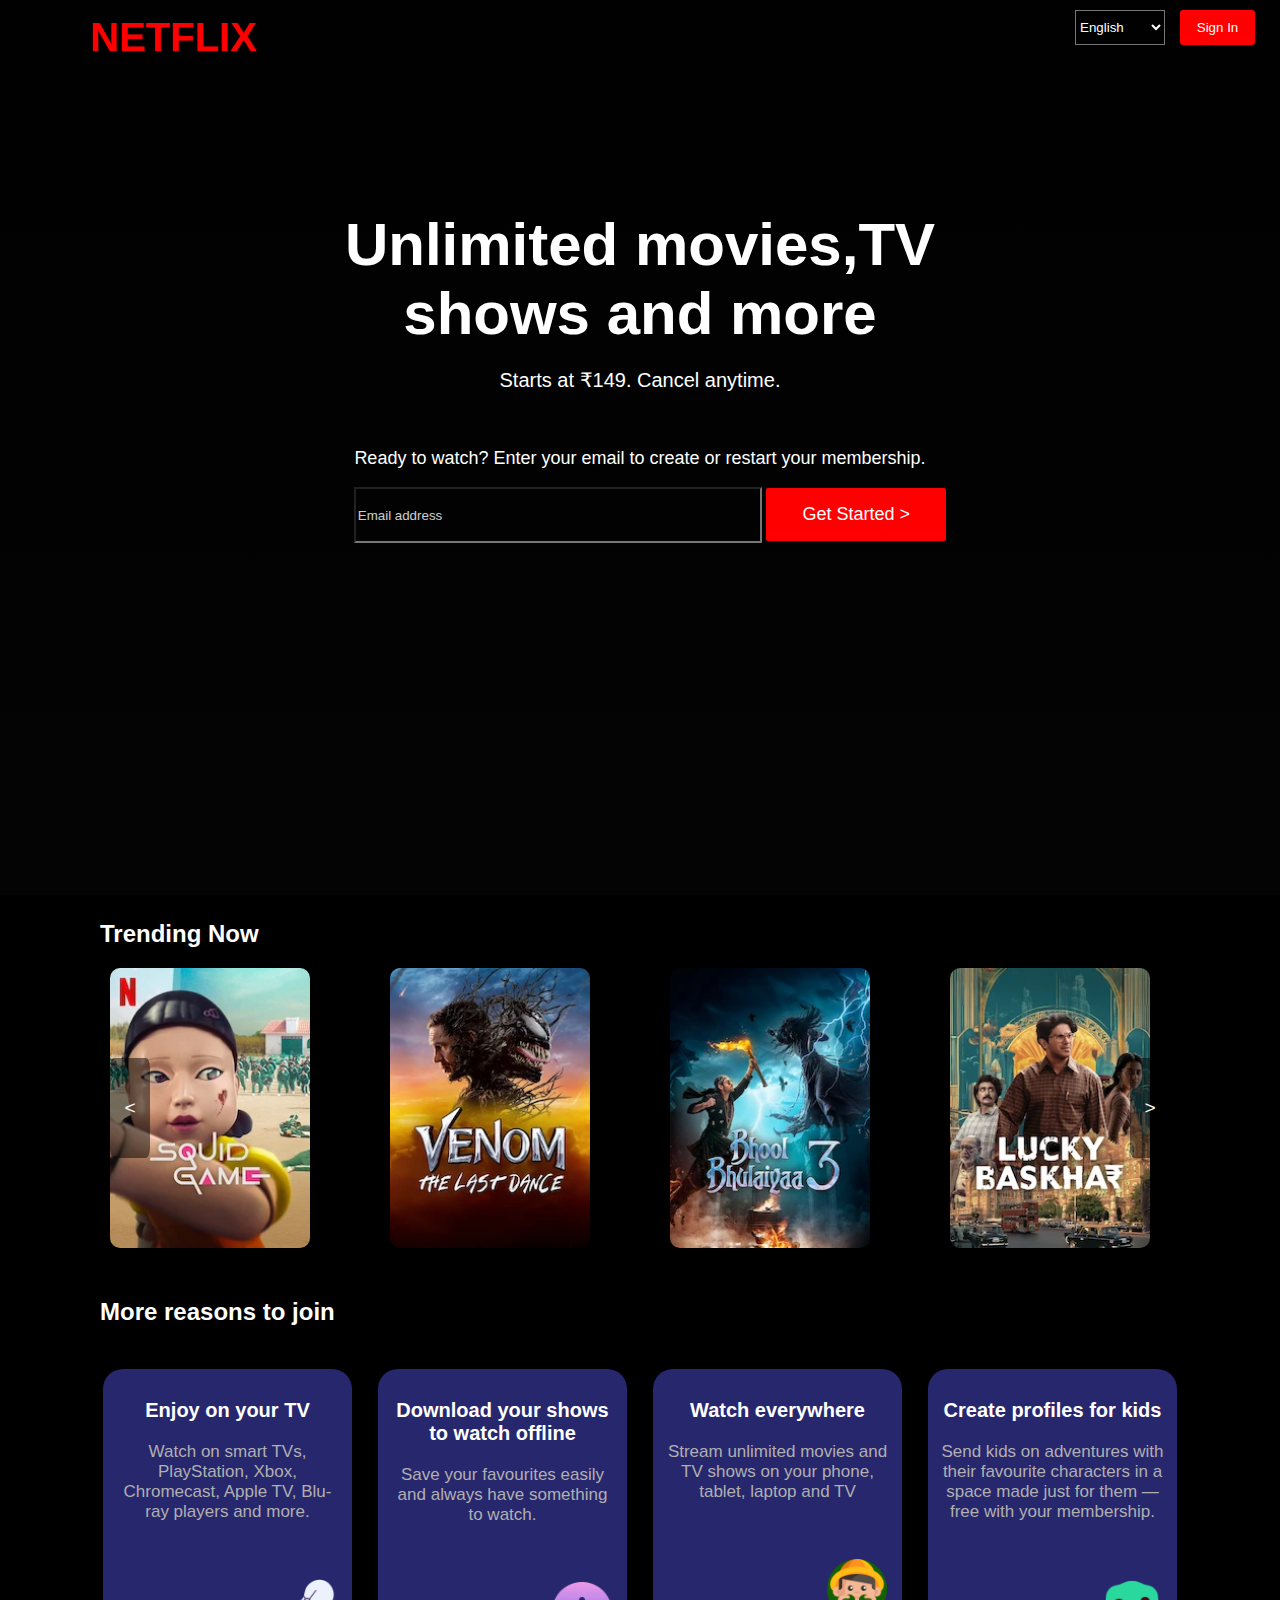
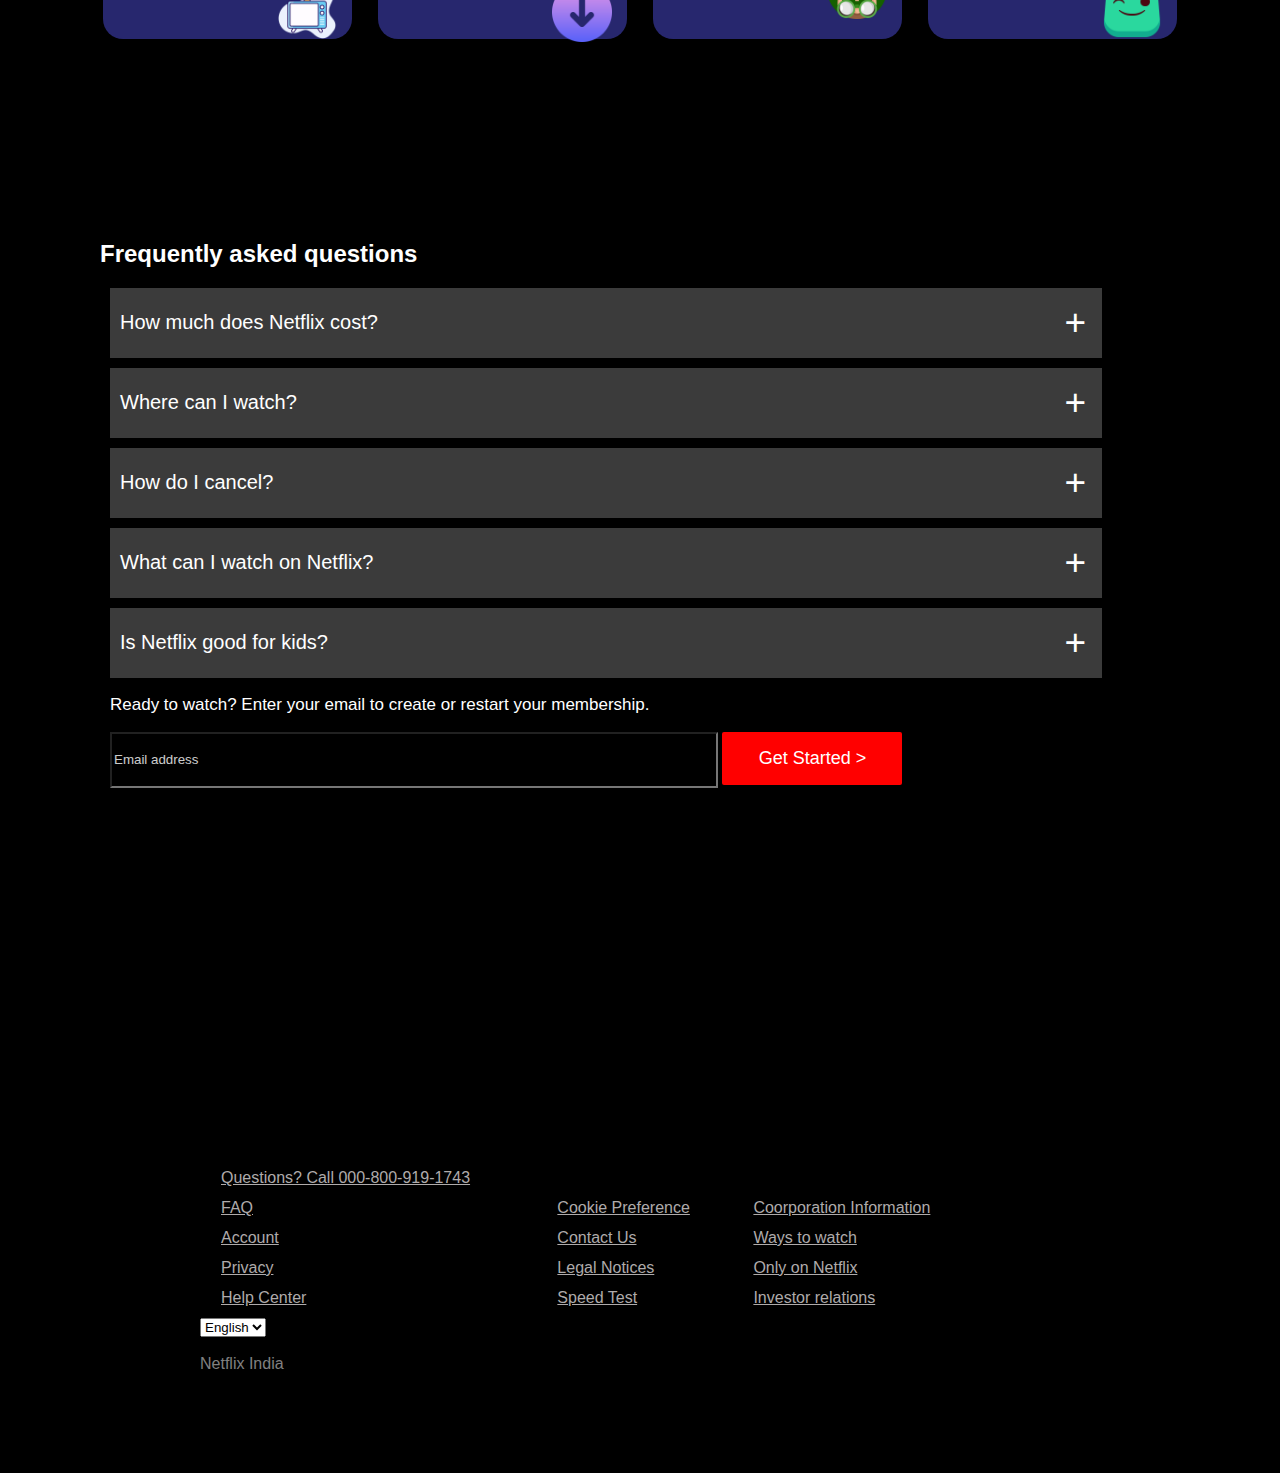
<file: index.html>
<!DOCTYPE html>
<html lang="en">
<head>
    <meta charset="UTF-8">
    <meta name="viewport" content="width=device-width, initial-scale=1.0">
    <title>Document</title>
    <link rel="stylesheet" href="flip.css">
</head>
<body>
    <header></header>
    <main>
        <div class="background">
    <ul>
        <li class="first"><b>NETFLIX</b></li>
        <li class="mid">
        <select class="box" value="English">
              <option selected>English</option>
              <option>Telugu</option>
              <option>Hindi</option>
              <option>Tamil</option>
        </select>
         </li>
         <li class="last"><button>Sign In</button></li>
    </ul>



           
     <div class="intro">
        <h1><b>Unlimited movies,TV<br>shows and more</b></h1>
        <p id="start">Starts at ₹149. Cancel anytime.</p>
        <br>
        <p id="ready">Ready to watch? Enter your email to create or restart your membership.</p>
        <div class="inp">
            <input type="email" style="width:400px;height:50px;background-color: transparent;color:white"  placeholder="Email address" name="fmail">
            <button>Get Started ></button>
        </div>
    </div>
   
       </div>

   
  

    <section>
        <h2>Trending Now</h2>
        <div class="carousel">
            <div class="carousel-item active">
              <img src="squid game.webp" alt="Squid Game">
            </div>
            <div class="carousel-item">
              <img src="venom.webp" alt="Venom">
            </div>
            <div class="carousel-item">
              <img src="bhool.webp" alt="Bhool Bhulaiyaa 3">
            </div>
            <div class="carousel-item">
              <img src="lucky.webp" alt="Lucky Baskhar">
            </div>
            <div class="carousel-item">
              <img src="mismatched.webp" alt="Mismatched">
            </div>
            <div class="carousel-item">
                <img src="kitty.webp" alt="kitty">
              </div>
              <div class="carousel-item">
                <img src="black.webp" alt="black">
              </div>
              <div class="carousel-item">
                <img src="amaran.webp" alt="amaran">
              </div>
            <button class="prev">&lt;</button>
            <button class="next">&gt;</button>
          </div>

          <script>
            const prevButton = document.querySelector('.prev');
            const nextButton = document.querySelector('.next');
            const carousel = document.querySelector('.carousel');
            const items = document.querySelectorAll('.carousel-item');
            let currentIndex = 0;
    
            function updateCarousel() {
                // Remove the active class from all items
                items.forEach((item, index) => {
                    item.style.transform = `translateX(${(index - currentIndex) * 30}%)`;
                });
            }
    
            // Initialize carousel positions
            updateCarousel();
    
            prevButton.addEventListener('click', () => {
                currentIndex = (currentIndex === 0) ? items.length - 1 : currentIndex - 1;
                updateCarousel();
            });
    
            nextButton.addEventListener('click', () => {
                currentIndex = (currentIndex === items.length - 1) ? 0 : currentIndex + 1;
                updateCarousel();
            });

       
            document.addEventListener("DOMContentLoaded", function () {
    const faqs = document.querySelectorAll(".faq");

    faqs.forEach((faq) => {
        const button = faq.querySelector(".plus");
        const answer = faq.querySelector(".faq-answer");

        button.addEventListener("click", function () {
            // Check if the answer is already open
            const isOpen = answer.style.display === "block";

            // Close all FAQ answers
            document.querySelectorAll(".faq-answer").forEach((ans) => (ans.style.display = "none"));
            document.querySelectorAll(".plus").forEach((btn) => (btn.textContent = "+"));

            // Toggle only if it was previously closed
            if (!isOpen) {
                answer.style.display = "block";
                button.textContent = "-";
            }
        });
    });
});


        </script>


        <h2 style="margin-top: 50px;">More reasons to join</h2>
        <div class="cont">
            <div class="card">
                <h3>Enjoy on your TV</h3>
                <p>Watch on smart TVs, PlayStation, Xbox, Chromecast, Apple TV, Blu-ray players and more.</p>
                <img src="tv.png" alt="icon" width="60px" height="60px">
            </div>
            <div class="card">
                <h3>Download your shows to watch offline</h3>
                <p>Save your favourites easily and always have something to watch.</p>
                <img src="down-arrow.png" alt="icon" width="60px" height="60px">
            </div>
            <div class="card">
                <h3>Watch everywhere</h3>
                <p>Stream unlimited movies and TV shows on your phone, tablet, laptop and TV</p>
                <img src="explorer.png" alt="icon" width="60px" height="60px">
            </div>
            <div class="card">
                <h3>Create profiles for kids</h3>
                <p>Send kids on adventures with their favourite characters in a space made just for them — free with your membership.</p>
                <img src="wink.png" alt="icon" width="60px" height="60px">
            </div>
        </div>
    </section>
    
  <section>
        
        <div class="ques">
            <h2>Frequently asked questions</h2>
            <div class="faq">
                <span>How much does Netflix cost?</span>
                <button class="plus">+</button>
                <div class="faq-answer">
                    Netflix has different pricing plans starting from ₹149 per month.
                </div>
            </div>
            
            
            <div class="faq">Where can I watch?
                <button class="plus">+</button>
                <div class="faq-answer">
                    You can watch Netflix on smartphones, tablets, Smart TVs, laptops, and streaming devices.
                </div>
            </div>
            
            <div class="faq">How do I cancel?
                <button class="plus">+</button>
                <div class="faq-answer">
                    You can cancel your membership anytime through the Netflix account settings.
                </div>
            </div>
            
            <div class="faq">What can I watch on Netflix?
                <button class="plus">+</button>
                <div class="faq-answer">
                    Netflix offers a wide range of movies, TV shows, anime, and documentaries.
                </div>
            </div>
            
            <div class="faq">Is Netflix good for kids?
                <button class="plus">+</button>
                <div class="faq-answer">
                    Yes, Netflix has a Kids section with age-appropriate content.
                </div>
            </div>
            
        </div>
   
  
       
    
    <div class="inp">
        <p>Ready to watch? Enter your email to create or restart your membership.</p>
        <input type="email" placeholder="Email address" style="width:600px;height:50px;background:transparent;color: rgb(255, 255, 255);" name="fmail">
        <button>Get Started ></button>
    </div>
</section>

</main>

 
<br>
   <footer>
        <table class="links" width="90%" cellspacing="10">
            <tr>
                <td><a href="">Questions? Call 000-800-919-1743</a></td>
            </tr>
            <tr>
                <td><a href="https://help.netflix.com/en/node/412">FAQ</a></td>
                <td> <a href="">Cookie Preference</a></td>
                <td><a href="https://help.netflix.com/en/node/134094">Coorporation Information</a></td>
            </tr>
            <tr>
                <td><a href="https://www.netflix.com/login?nextpage=https%3A%2F%2Fwww.netflix.com%2Fyouraccount">Account</a></td>
                <td> <a href="https://help.netflix.com/en/contactus">Contact Us</a></td>
                <td> <a href="https://help.netflix.com/en/node/14361">Ways to watch</a></td>
            </tr>
            <tr>
                <td> <a href="https://help.netflix.com/legal/privacy">Privacy</a></td>
                <td>  <a href="https://help.netflix.com/legal/notices">Legal Notices</a></td>
                <td> <a href="https://www.netflix.com/in/browse/genre/839338">Only on Netflix</a> </td>
            </tr>
            <tr>
                <td> <a href="https://help.netflix.com/en">Help Center</a></td>
                <td> <a href="https://fast.com/">Speed Test</a></td>
                <td><a href="https://ir.netflix.net/ir-overview/profile/default.aspx">Investor relations</a></td>
            </tr>
        </table>
        <select value="English">
            <option>English</option>
            <option>Telugu</option>
            <option>Hindi</option>
            <option>Tamil</option>
      </select>
      <br>
      <br>
      Netflix India
    
    </footer>
    </body>
</html>
</file>
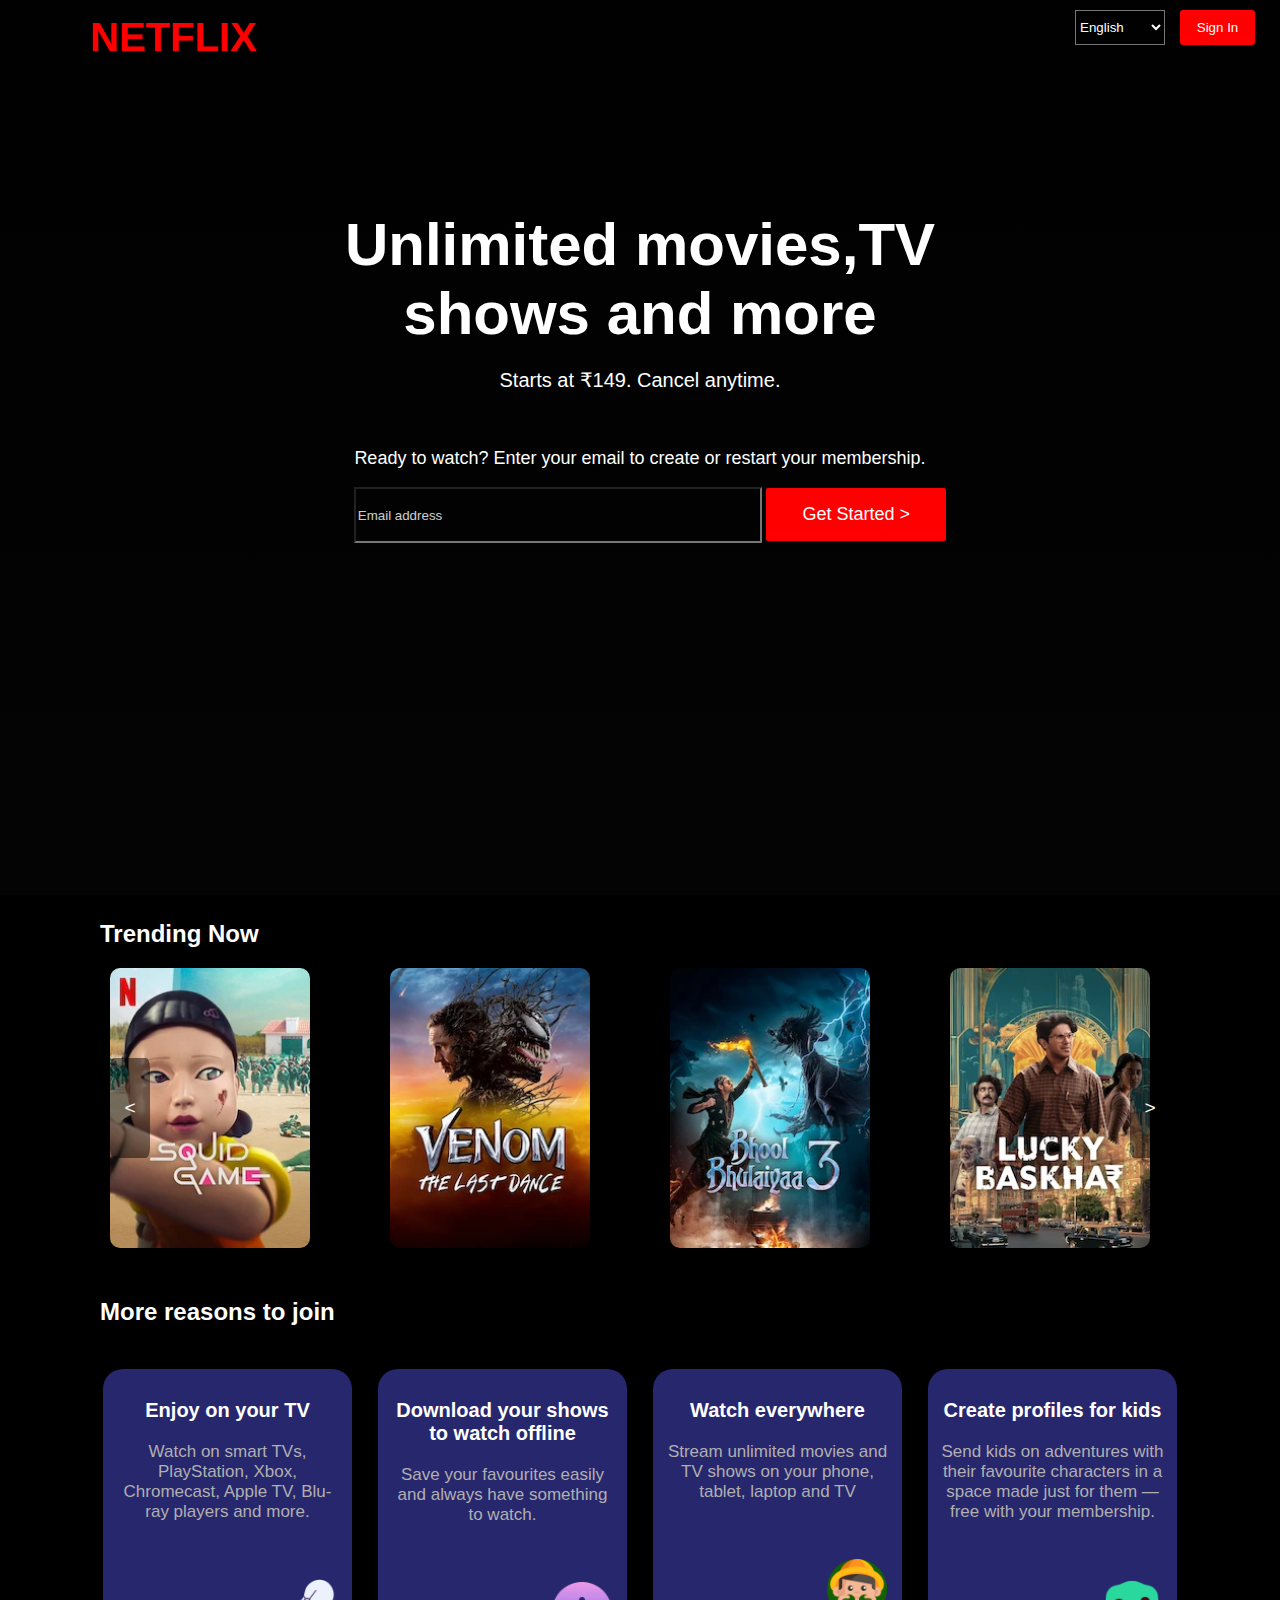
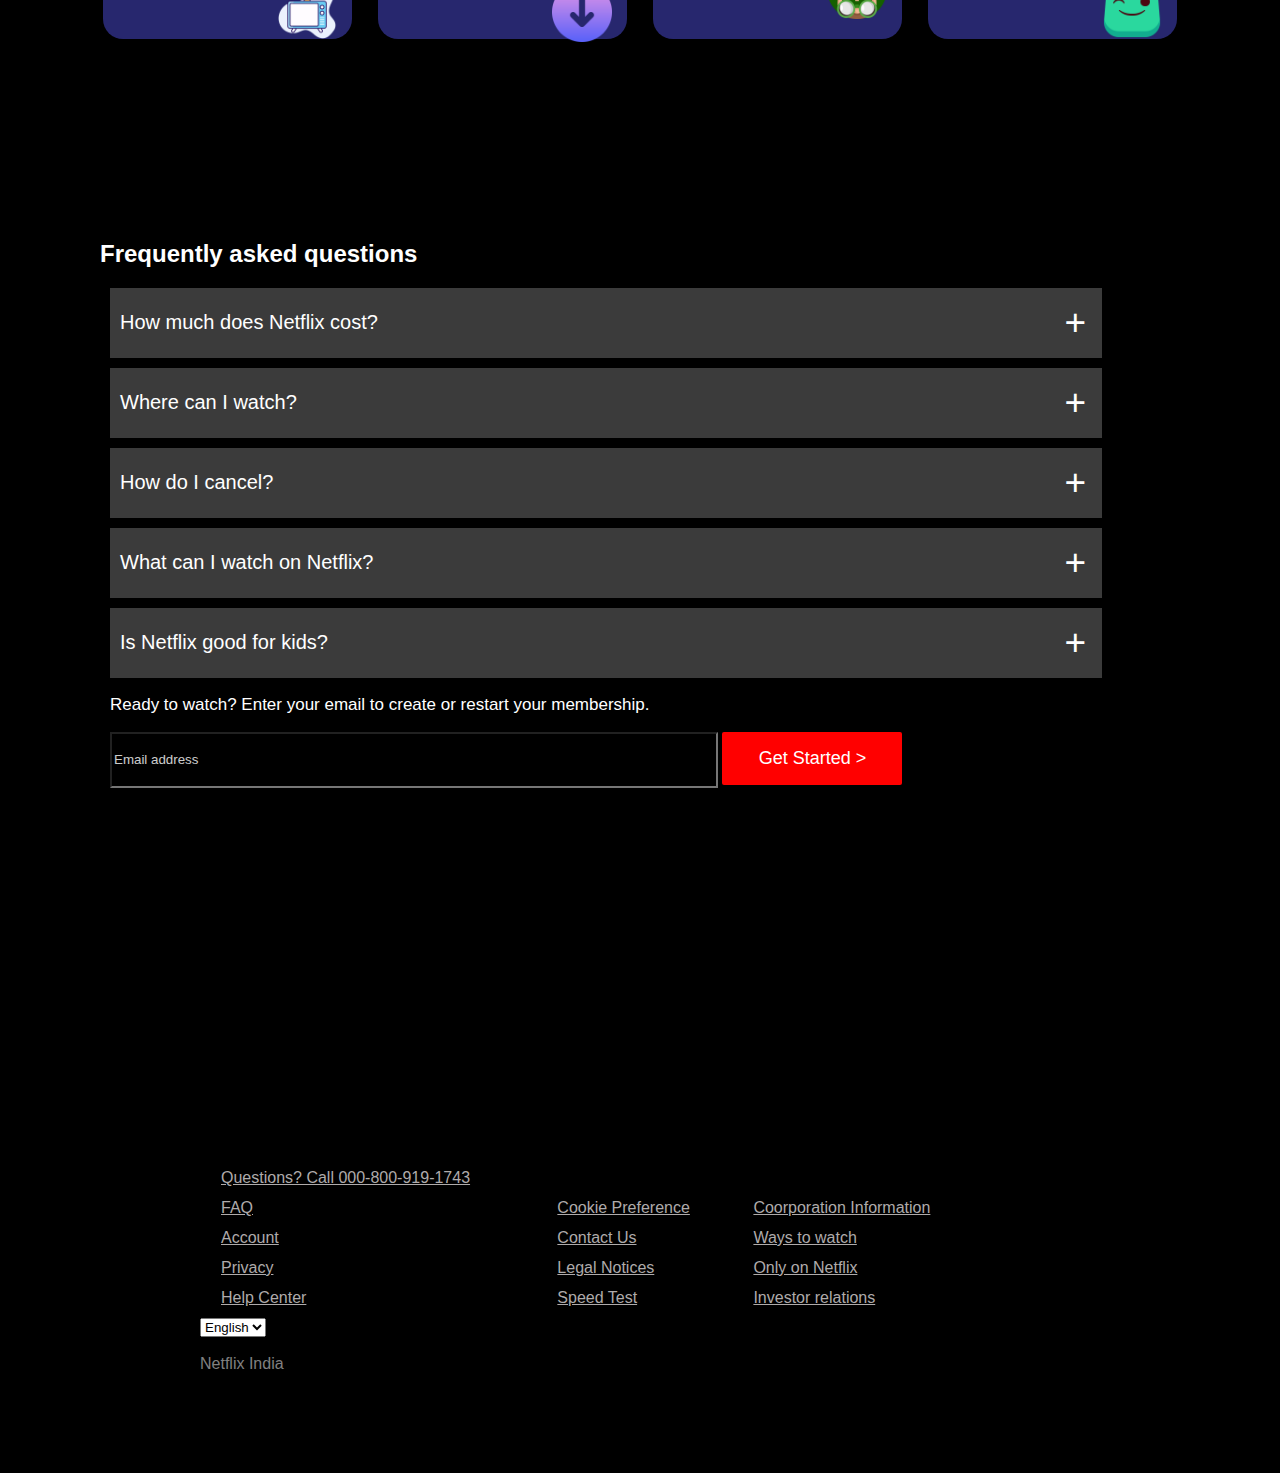
<file: flip.html>
<!DOCTYPE html>
<html lang="en">
<head>
    <meta charset="UTF-8">
    <meta name="viewport" content="width=device-width, initial-scale=1.0">
    <title>Document</title>
    <link rel="stylesheet" href="flip.css">
</head>
<body>
    <header></header>
    <main>
        <div class="background">
    <ul>
        <li class="first"><b>NETFLIX</b></li>
        <li class="mid">
        <select class="box" value="English">
              <option selected>English</option>
              <option>Telugu</option>
              <option>Hindi</option>
              <option>Tamil</option>
        </select>
         </li>
         <li class="last"><button>Sign In</button></li>
    </ul>



           
     <div class="intro">
        <h1><b>Unlimited movies,TV<br>shows and more</b></h1>
        <p id="start">Starts at ₹149. Cancel anytime.</p>
        <br>
        <p id="ready">Ready to watch? Enter your email to create or restart your membership.</p>
        <div class="inp">
            <input type="email" style="width:400px;height:50px;background-color: transparent;color:white"  placeholder="Email address" name="fmail">
            <button>Get Started ></button>
        </div>
    </div>
   
       </div>

   
  

    <section>
        <h2>Trending Now</h2>
        <div class="carousel">
            <div class="carousel-item active">
              <img src="squid game.webp" alt="Squid Game">
            </div>
            <div class="carousel-item">
              <img src="venom.webp" alt="Venom">
            </div>
            <div class="carousel-item">
              <img src="bhool.webp" alt="Bhool Bhulaiyaa 3">
            </div>
            <div class="carousel-item">
              <img src="lucky.webp" alt="Lucky Baskhar">
            </div>
            <div class="carousel-item">
              <img src="mismatched.webp" alt="Mismatched">
            </div>
            <div class="carousel-item">
                <img src="kitty.webp" alt="kitty">
              </div>
              <div class="carousel-item">
                <img src="black.webp" alt="black">
              </div>
              <div class="carousel-item">
                <img src="amaran.webp" alt="amaran">
              </div>
            <button class="prev">&lt;</button>
            <button class="next">&gt;</button>
          </div>

          <script>
            const prevButton = document.querySelector('.prev');
            const nextButton = document.querySelector('.next');
            const carousel = document.querySelector('.carousel');
            const items = document.querySelectorAll('.carousel-item');
            let currentIndex = 0;
    
            function updateCarousel() {
                // Remove the active class from all items
                items.forEach((item, index) => {
                    item.style.transform = `translateX(${(index - currentIndex) * 30}%)`;
                });
            }
    
            // Initialize carousel positions
            updateCarousel();
    
            prevButton.addEventListener('click', () => {
                currentIndex = (currentIndex === 0) ? items.length - 1 : currentIndex - 1;
                updateCarousel();
            });
    
            nextButton.addEventListener('click', () => {
                currentIndex = (currentIndex === items.length - 1) ? 0 : currentIndex + 1;
                updateCarousel();
            });

       
            document.addEventListener("DOMContentLoaded", function () {
    const faqs = document.querySelectorAll(".faq");

    faqs.forEach((faq) => {
        const button = faq.querySelector(".plus");
        const answer = faq.querySelector(".faq-answer");

        button.addEventListener("click", function () {
            // Check if the answer is already open
            const isOpen = answer.style.display === "block";

            // Close all FAQ answers
            document.querySelectorAll(".faq-answer").forEach((ans) => (ans.style.display = "none"));
            document.querySelectorAll(".plus").forEach((btn) => (btn.textContent = "+"));

            // Toggle only if it was previously closed
            if (!isOpen) {
                answer.style.display = "block";
                button.textContent = "-";
            }
        });
    });
});


        </script>


        <h2 style="margin-top: 50px;">More reasons to join</h2>
        <div class="cont">
            <div class="card">
                <h3>Enjoy on your TV</h3>
                <p>Watch on smart TVs, PlayStation, Xbox, Chromecast, Apple TV, Blu-ray players and more.</p>
                <img src="tv.png" alt="icon" width="60px" height="60px">
            </div>
            <div class="card">
                <h3>Download your shows to watch offline</h3>
                <p>Save your favourites easily and always have something to watch.</p>
                <img src="down-arrow.png" alt="icon" width="60px" height="60px">
            </div>
            <div class="card">
                <h3>Watch everywhere</h3>
                <p>Stream unlimited movies and TV shows on your phone, tablet, laptop and TV</p>
                <img src="explorer.png" alt="icon" width="60px" height="60px">
            </div>
            <div class="card">
                <h3>Create profiles for kids</h3>
                <p>Send kids on adventures with their favourite characters in a space made just for them — free with your membership.</p>
                <img src="wink.png" alt="icon" width="60px" height="60px">
            </div>
        </div>
    </section>
    
  <section>
        
        <div class="ques">
            <h2>Frequently asked questions</h2>
            <div class="faq">
                <span>How much does Netflix cost?</span>
                <button class="plus">+</button>
                <div class="faq-answer">
                    Netflix has different pricing plans starting from ₹149 per month.
                </div>
            </div>
            
            
            <div class="faq">Where can I watch?
                <button class="plus">+</button>
                <div class="faq-answer">
                    You can watch Netflix on smartphones, tablets, Smart TVs, laptops, and streaming devices.
                </div>
            </div>
            
            <div class="faq">How do I cancel?
                <button class="plus">+</button>
                <div class="faq-answer">
                    You can cancel your membership anytime through the Netflix account settings.
                </div>
            </div>
            
            <div class="faq">What can I watch on Netflix?
                <button class="plus">+</button>
                <div class="faq-answer">
                    Netflix offers a wide range of movies, TV shows, anime, and documentaries.
                </div>
            </div>
            
            <div class="faq">Is Netflix good for kids?
                <button class="plus">+</button>
                <div class="faq-answer">
                    Yes, Netflix has a Kids section with age-appropriate content.
                </div>
            </div>
            
        </div>
   
  
       
    
    <div class="inp">
        <p>Ready to watch? Enter your email to create or restart your membership.</p>
        <input type="email" placeholder="Email address" style="width:600px;height:50px;background:transparent;color: rgb(255, 255, 255);" name="fmail">
        <button>Get Started ></button>
    </div>
</section>

</main>

 
<br>
   <footer>
        <table class="links" width="90%" cellspacing="10">
            <tr>
                <td><a href="">Questions? Call 000-800-919-1743</a></td>
            </tr>
            <tr>
                <td><a href="https://help.netflix.com/en/node/412">FAQ</a></td>
                <td> <a href="">Cookie Preference</a></td>
                <td><a href="https://help.netflix.com/en/node/134094">Coorporation Information</a></td>
            </tr>
            <tr>
                <td><a href="https://www.netflix.com/login?nextpage=https%3A%2F%2Fwww.netflix.com%2Fyouraccount">Account</a></td>
                <td> <a href="https://help.netflix.com/en/contactus">Contact Us</a></td>
                <td> <a href="https://help.netflix.com/en/node/14361">Ways to watch</a></td>
            </tr>
            <tr>
                <td> <a href="https://help.netflix.com/legal/privacy">Privacy</a></td>
                <td>  <a href="https://help.netflix.com/legal/notices">Legal Notices</a></td>
                <td> <a href="https://www.netflix.com/in/browse/genre/839338">Only on Netflix</a> </td>
            </tr>
            <tr>
                <td> <a href="https://help.netflix.com/en">Help Center</a></td>
                <td> <a href="https://fast.com/">Speed Test</a></td>
                <td><a href="https://ir.netflix.net/ir-overview/profile/default.aspx">Investor relations</a></td>
            </tr>
        </table>
        <select value="English">
            <option>English</option>
            <option>Telugu</option>
            <option>Hindi</option>
            <option>Tamil</option>
      </select>
      <br>
      <br>
      Netflix India
    
    </footer>
    </body>
</html>
</file>
<file: flip.css>
body{
    margin:0 ;
    padding:0;
    background-color: black;
    color:white;
    font-family: sans-serif;
    
}
ul{
    display:flex;
    margin:0;
    padding: 0;
    width:100%;
    
    align-items: center;  
}

ul li
{
    list-style: none;
    
}

ul .first
{
    color: red;
    font-size: 40px;
    margin-left: 90px;
    margin-top: 20px;
    
}

ul .box
{
    width:90px;
    height:35px;
    background-color: transparent;
    color:white;
}
ul .mid
{
    margin-left:auto;
    margin-right:15px;
}


ul .last{
    margin-right: 25px;
    font-size:18px;
    font-style: sanserif;
}

.last button
{
    background-color: red;
    color:white;
    border:none;
    border-radius: 3px;
    width:75px;
    height:35px;
}

.intro h1{
    font-size: 60px;
    font-family:Arial, Helvetica, sans-serif;
    margin:0;
}
.intro{
    
    margin:150px;
    text-align: center;

}

#ready
{
    font-size: 18px;
    font-family:sans-serif;
}

#start{
    font-size: 20px;
    font-family:sans-serif;
}
.background{
    height:100vh;
    background: linear-gradient(rgba(1, 1, 1, 0.5), rgba(9, 8, 8, 0.5)),
    url(https://images-wixmp-ed30a86b8c4ca887773594c2.wixmp.com/f/f562aaf4-5dbb-4603-a32b-6ef6c2230136/dh0w8qv-9d8ee6b2-b41a-4681-ab9b-8a227560dc75.jpg/v1/fill/w_1280,h_720,q_75,strp/the_netflix_login_background__canada__2024___by_logofeveryt_dh0w8qv-fullview.jpg?token=eyJ0eXAiOiJKV1QiLCJhbGciOiJIUzI1NiJ9.[base64].LOYKSxIDqfPwWHR0SSJ-ugGQ6bECF0yO6Cmc0F26CQs);
    margin:0;
    background-size: cover;
    position: relative;
    top: -5px;
    left: 0;
    right: 0;
    bottom: 0;
   z-index:0;
}

section
{
    height:100vh;
   /* display: flex;
    justify-content: center;
    align-items: center;*/
    margin: 0px 100px 0px 100px;
    z-index: 1;
}




.opt{
    display: flex;
}

.opt select{
    display:flex;
    justify-content: space-between;
    width:80px;
    height:40px;
}

.carousel {
    display: flex;
    align-items: center;
   overflow: hidden;
    position: relative;
    width: 100%;
    margin: 20px 0;
  }
  
  .carousel-item {
    min-width: 200px; /* Adjust size as needed */
    margin: 0 10px;
    transition: transform 0.5s ease-in-out;
    flex: 0 0 auto;
  }
  
  .carousel-item img {
    display: block;
    width: 100%;
    border-radius: 10px;
  }
  
  button.prev,
  button.next {
    position: absolute;
    top: 50%;
    transform: translateY(-50%);
    background-color: rgba(0, 0, 0, 0.5);
    color: white;
    border: none;
    padding: 10px;
    cursor: pointer;
    z-index: 10;
    height:100px;
    font-size: larger;
    width:40px;
    border-radius: 10%;
  }
  
  button.prev {
    left: 10px;
  }
  
  button.next {
    right: 10px;
  }

.cont {
    display: flex;
    flex-wrap: wrap; /* Allow the cards to wrap if the screen width is smaller */
    justify-content: space-around; /* Space out the cards evenly */
    margin: 40px 0;
    gap: 20px; /* Add some space between cards */
}

.box{
    color:black;
}

.card {
    
    border-radius: 20px;
    background-color: rgb(39, 39, 110);
    padding: 10px;
    margin: 3px;
    width: 23%;
    height:270px;
    box-sizing: border-box; /* Ensure padding doesn’t exceed width */
    color: white;
    text-align: center; /* Center-align text for neatness */
}

.card img{
    position: relative;
    right:-80px;
    bottom:-40px;
}

.card p{
    color: rgb(177, 175, 175);
    font-size: 17px;
}

.card h3{
    font-size: 20px;
}

.faq
{
  font-size:50px;
  display: flex;
  justify-content: space-between;
  align-items: center; 
}

.plus
{
    background-color:rgb(59, 59, 59);  
   border:none;
   color: white;
   font-size: 37px;
  /* position:relative;
   right:-700px;*/

   position: static;
  
}

 button:hover{
    cursor: pointer;
}

.inp{
    margin-top:200px;
}

.inp button{
    background-color: red;
    color:white;
    border:none;
    border-radius: 2px;
    width:180px;
    height:53px;
    font-size: 18px;
}
.inp p{
    font-size: 17px;
}

.inp{
    margin:10px;
    width:100%;
}

.inp input::placeholder {
    color: white;
    opacity: 0.8; /* Optional: Adjust opacity for better visibility */
}
.links a
{
    text-decoration: underline;
    color:rgb(175, 171, 171);
    padding:10px;
}

.faq
{
    width:90%;
    height:50px;
    padding:10px;
    font-size: 20px;
    border:none;
    background-color:rgb(59, 59, 59);  
    margin:10px;
}

.faq:hover
{
    background-color: rgb(103, 101, 101);
}
footer{
    color: gray;
    margin:0px 200px 100px 200px;
}
.faq-item {
    border-bottom: 1px solid #ddd;
    padding: 10px 0;
}

.faq-question {
    font-weight: bold;
    cursor: pointer;
    display: flex;
    justify-content: space-between;
    align-items: center;
}

.faq-answer {
    display: none;
    padding: 10px;
    margin-top: 10px;  /* Adds space between the question and answer */
    background-color: #353030;
    border-radius: 5px;
}
.faq-answer.show {
    display: block; /* Show answer when class is toggled */
}
</file>
